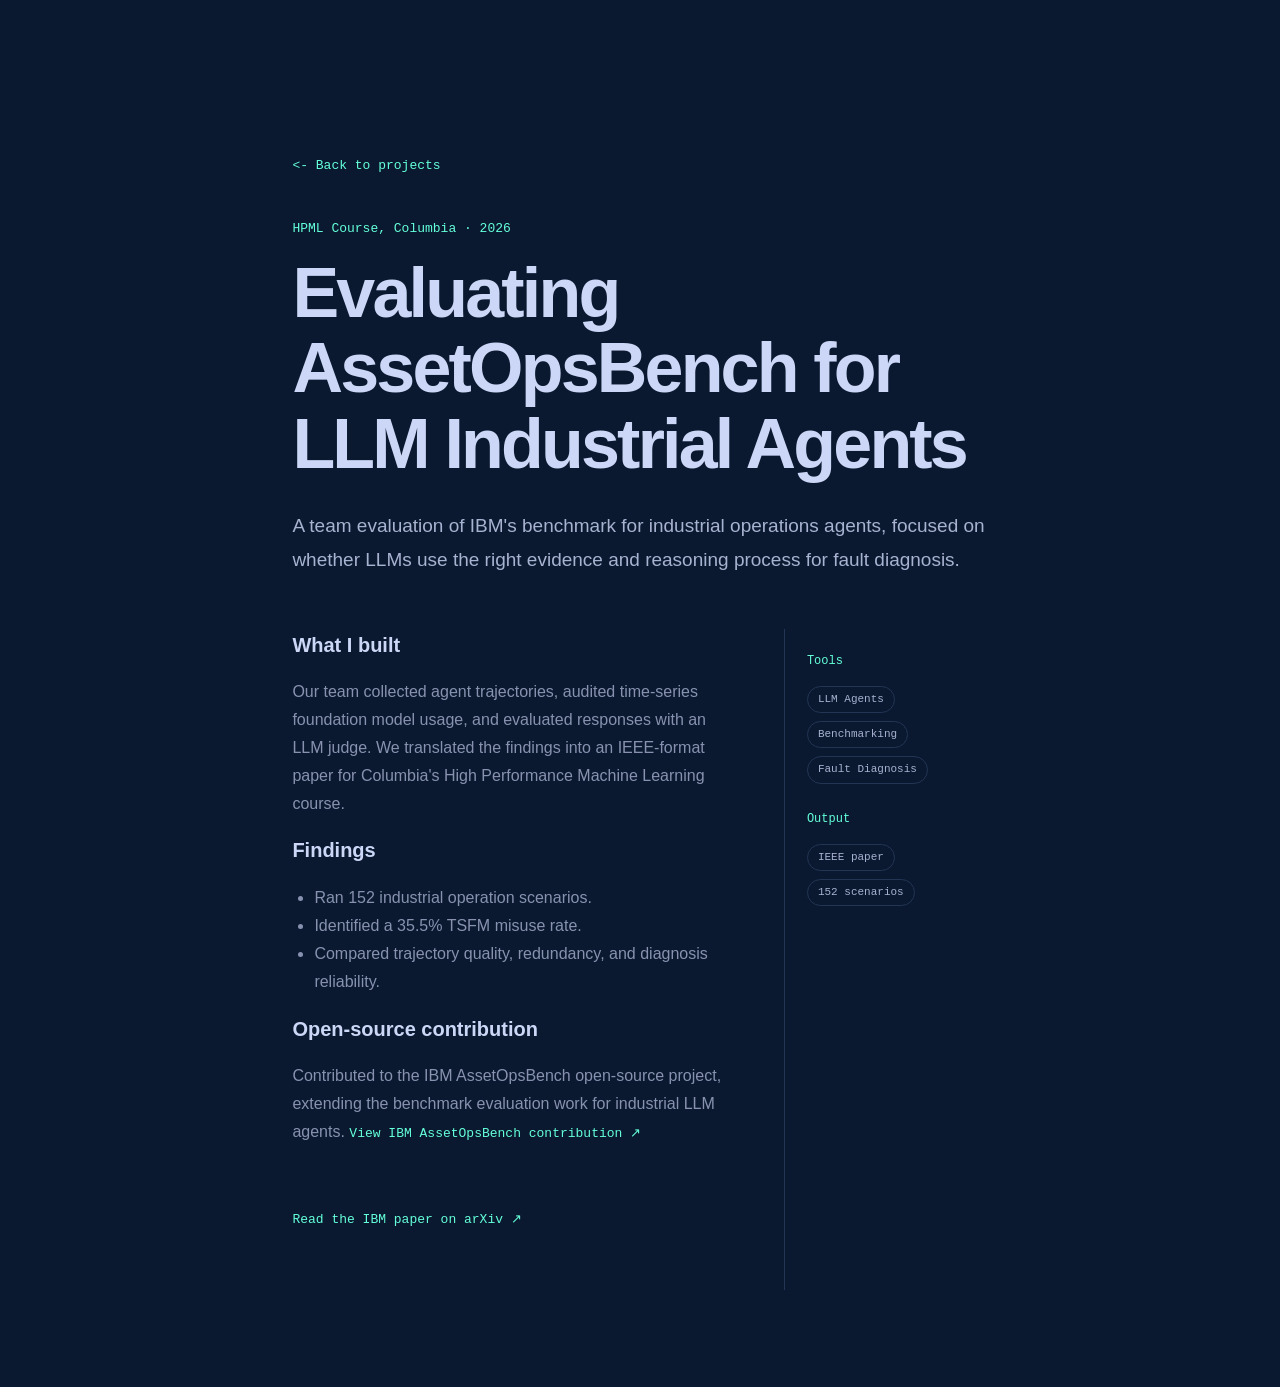
<file: project-assetopsbench.html>
<!DOCTYPE html>
<html lang="en">
<head>
<meta charset="UTF-8">
<meta name="viewport" content="width=device-width, initial-scale=1.0">
<title>AssetOpsBench Evaluation | Sanskruti Shejwal</title>
<link rel="stylesheet" href="style.css">
</head>
<body>
<main class="detail-page">
  <a class="back-link" href="index.html#research">&lt;- Back to projects</a>
  <p class="detail-tag">HPML Course, Columbia · 2026</p>
  <h1>Evaluating AssetOpsBench for LLM Industrial Agents</h1>
  <p class="detail-intro">A team evaluation of IBM's benchmark for industrial operations agents, focused on whether LLMs use the right evidence and reasoning process for fault diagnosis.</p>
  <div class="detail-layout"><div><h2>What I built</h2><p>Our team collected agent trajectories, audited time-series foundation model usage, and evaluated responses with an LLM judge. We translated the findings into an IEEE-format paper for Columbia's High Performance Machine Learning course.</p><h2>Findings</h2><ul><li>Ran 152 industrial operation scenarios.</li><li>Identified a 35.5% TSFM misuse rate.</li><li>Compared trajectory quality, redundancy, and diagnosis reliability.</li></ul><h2>Open-source contribution</h2><p>Contributed to the IBM AssetOpsBench open-source project, extending the benchmark evaluation work for industrial LLM agents. <a class="back-link" href="https://github.com/IBM/AssetOpsBench/pull/307" target="_blank" rel="noopener">View IBM AssetOpsBench contribution ↗</a></p><p><a class="back-link" href="https://arxiv.org/abs/2606.19704" target="_blank" rel="noopener">Read the IBM paper on arXiv ↗</a></p></div><aside class="detail-meta"><p>Tools</p><div class="chip-row"><span class="chip">LLM Agents</span><span class="chip">Benchmarking</span><span class="chip">Fault Diagnosis</span></div><p>Output</p><div class="chip-row"><span class="chip">IEEE paper</span><span class="chip">152 scenarios</span></div></aside></div>
</main>
</body>
</html>
</file>
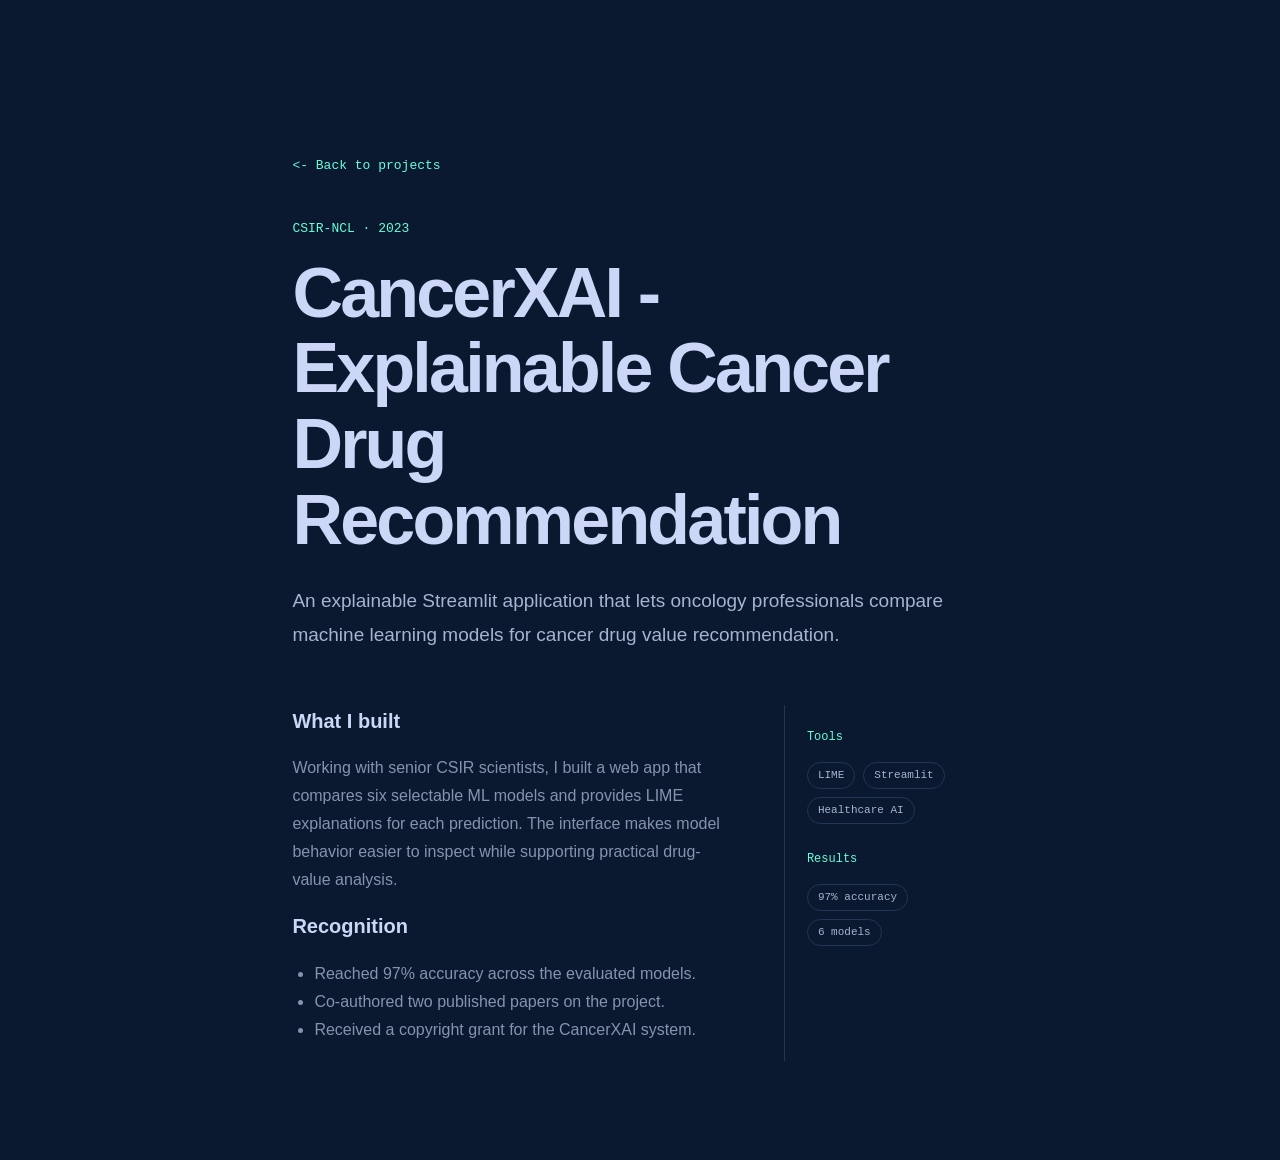
<file: project-cancerxai.html>
<!DOCTYPE html>
<html lang="en">
<head>
<meta charset="UTF-8">
<meta name="viewport" content="width=device-width, initial-scale=1.0">
<title>CancerXAI | Sanskruti Shejwal</title>
<link rel="stylesheet" href="style.css">
</head>
<body>
<main class="detail-page">
  <a class="back-link" href="index.html#research">&lt;- Back to projects</a>
  <p class="detail-tag">CSIR-NCL · 2023</p>
  <h1>CancerXAI - Explainable Cancer Drug Recommendation</h1>
  <p class="detail-intro">An explainable Streamlit application that lets oncology professionals compare machine learning models for cancer drug value recommendation.</p>
  <div class="detail-layout"><div><h2>What I built</h2><p>Working with senior CSIR scientists, I built a web app that compares six selectable ML models and provides LIME explanations for each prediction. The interface makes model behavior easier to inspect while supporting practical drug-value analysis.</p><h2>Recognition</h2><ul><li>Reached 97% accuracy across the evaluated models.</li><li>Co-authored two published papers on the project.</li><li>Received a copyright grant for the CancerXAI system.</li></ul></div><aside class="detail-meta"><p>Tools</p><div class="chip-row"><span class="chip">LIME</span><span class="chip">Streamlit</span><span class="chip">Healthcare AI</span></div><p>Results</p><div class="chip-row"><span class="chip">97% accuracy</span><span class="chip">6 models</span></div></aside></div>
</main>
</body>
</html>
</file>
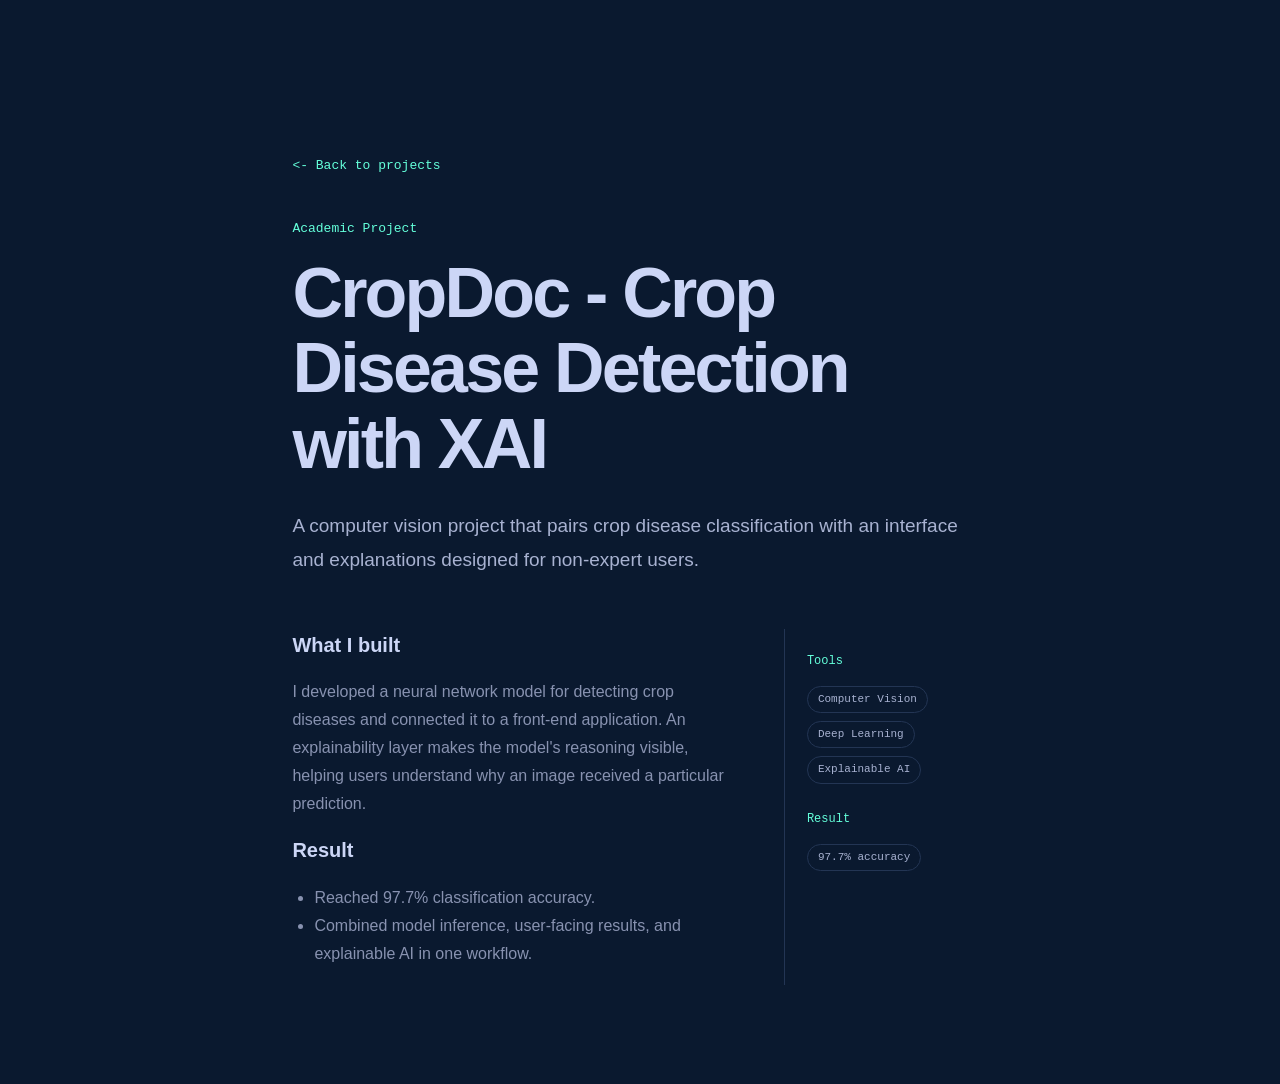
<file: project-cropdoc.html>
<!DOCTYPE html>
<html lang="en">
<head>
<meta charset="UTF-8">
<meta name="viewport" content="width=device-width, initial-scale=1.0">
<title>CropDoc | Sanskruti Shejwal</title>
<link rel="stylesheet" href="style.css">
</head>
<body>
<main class="detail-page">
  <a class="back-link" href="index.html#research">&lt;- Back to projects</a>
  <p class="detail-tag">Academic Project</p>
  <h1>CropDoc - Crop Disease Detection with XAI</h1>
  <p class="detail-intro">A computer vision project that pairs crop disease classification with an interface and explanations designed for non-expert users.</p>
  <div class="detail-layout"><div><h2>What I built</h2><p>I developed a neural network model for detecting crop diseases and connected it to a front-end application. An explainability layer makes the model's reasoning visible, helping users understand why an image received a particular prediction.</p><h2>Result</h2><ul><li>Reached 97.7% classification accuracy.</li><li>Combined model inference, user-facing results, and explainable AI in one workflow.</li></ul></div><aside class="detail-meta"><p>Tools</p><div class="chip-row"><span class="chip">Computer Vision</span><span class="chip">Deep Learning</span><span class="chip">Explainable AI</span></div><p>Result</p><div class="chip-row"><span class="chip">97.7% accuracy</span></div></aside></div>
</main>
</body>
</html>
</file>
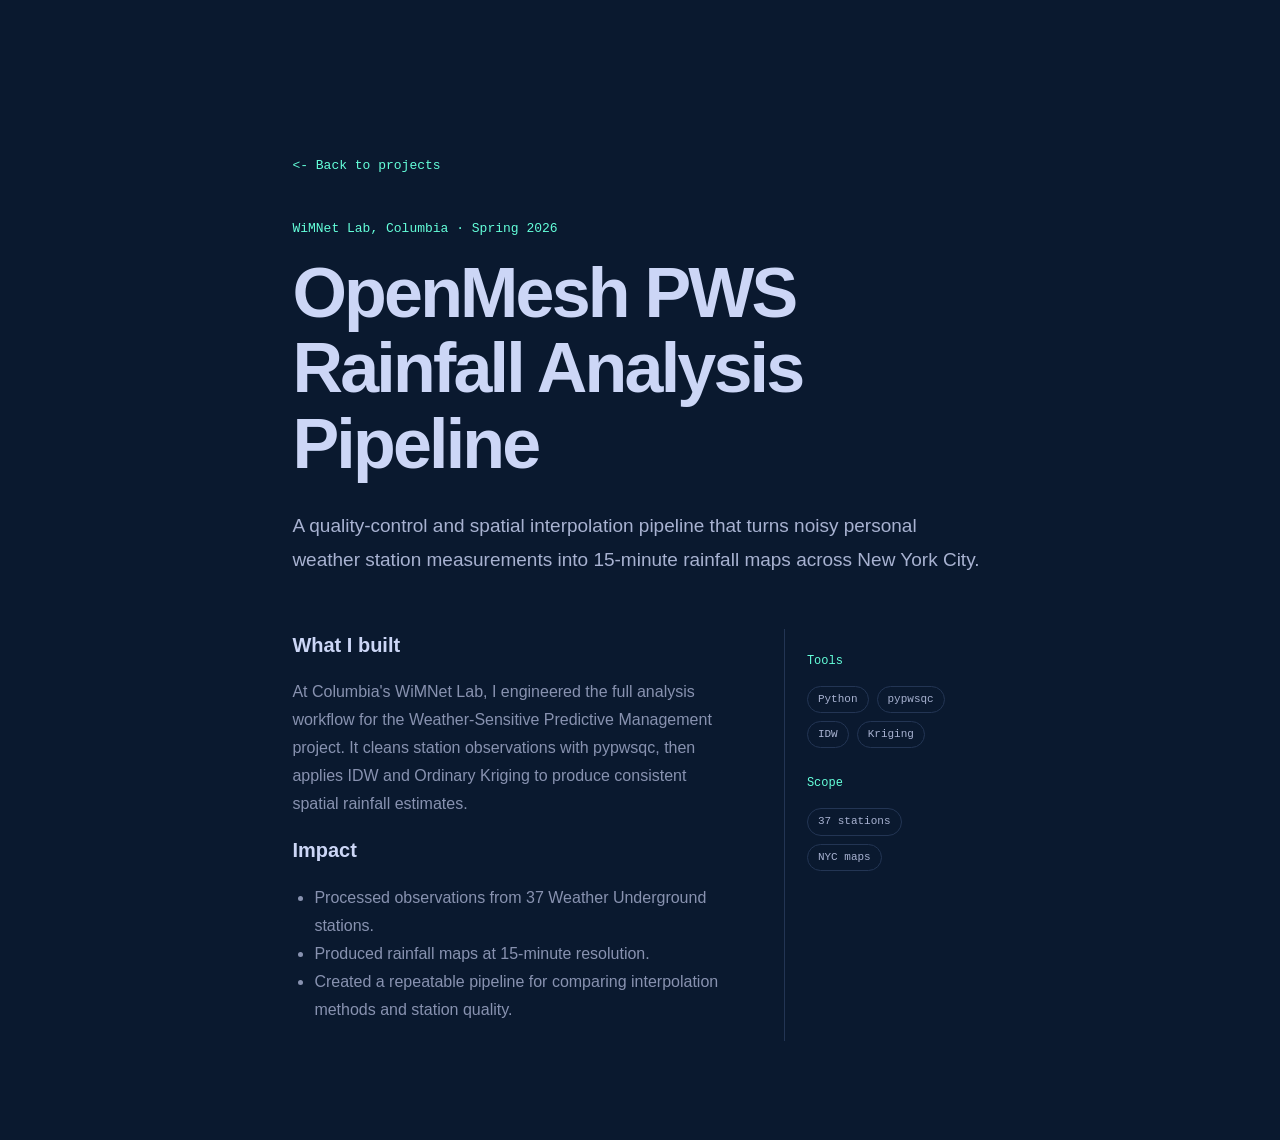
<file: project-openmesh.html>
<!DOCTYPE html>
<html lang="en">
<head>
<meta charset="UTF-8">
<meta name="viewport" content="width=device-width, initial-scale=1.0">
<title>OpenMesh Rainfall Analysis | Sanskruti Shejwal</title>
<link rel="stylesheet" href="style.css">
</head>
<body>
<main class="detail-page">
  <a class="back-link" href="index.html#research">&lt;- Back to projects</a>
  <p class="detail-tag">WiMNet Lab, Columbia · Spring 2026</p>
  <h1>OpenMesh PWS Rainfall Analysis Pipeline</h1>
  <p class="detail-intro">A quality-control and spatial interpolation pipeline that turns noisy personal weather station measurements into 15-minute rainfall maps across New York City.</p>
  <div class="detail-layout"><div><h2>What I built</h2><p>At Columbia's WiMNet Lab, I engineered the full analysis workflow for the Weather-Sensitive Predictive Management project. It cleans station observations with pypwsqc, then applies IDW and Ordinary Kriging to produce consistent spatial rainfall estimates.</p><h2>Impact</h2><ul><li>Processed observations from 37 Weather Underground stations.</li><li>Produced rainfall maps at 15-minute resolution.</li><li>Created a repeatable pipeline for comparing interpolation methods and station quality.</li></ul></div><aside class="detail-meta"><p>Tools</p><div class="chip-row"><span class="chip">Python</span><span class="chip">pypwsqc</span><span class="chip">IDW</span><span class="chip">Kriging</span></div><p>Scope</p><div class="chip-row"><span class="chip">37 stations</span><span class="chip">NYC maps</span></div></aside></div>
</main>
</body>
</html>
</file>
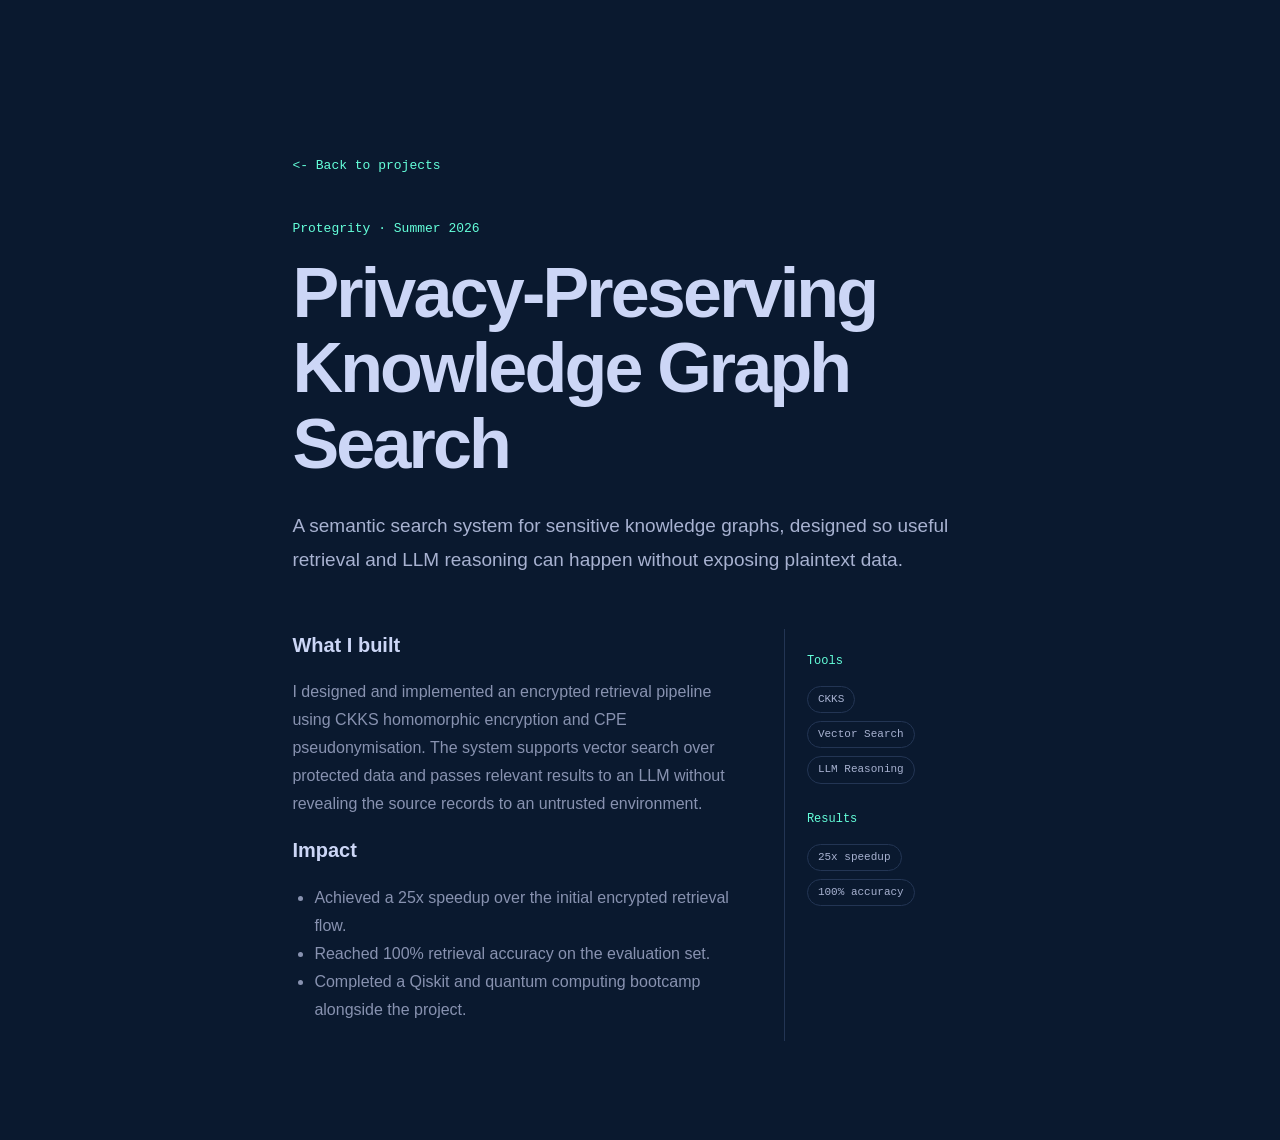
<file: project-protegrity.html>
<!DOCTYPE html>
<html lang="en">
<head>
<meta charset="UTF-8">
<meta name="viewport" content="width=device-width, initial-scale=1.0">
<title>Privacy-Preserving Knowledge Graph Search | Sanskruti Shejwal</title>
<link rel="stylesheet" href="style.css">
</head>
<body>
<main class="detail-page">
  <a class="back-link" href="index.html#research">&lt;- Back to projects</a>
  <p class="detail-tag">Protegrity · Summer 2026</p>
  <h1>Privacy-Preserving Knowledge Graph Search</h1>
  <p class="detail-intro">A semantic search system for sensitive knowledge graphs, designed so useful retrieval and LLM reasoning can happen without exposing plaintext data.</p>
  <div class="detail-layout"><div><h2>What I built</h2><p>I designed and implemented an encrypted retrieval pipeline using CKKS homomorphic encryption and CPE pseudonymisation. The system supports vector search over protected data and passes relevant results to an LLM without revealing the source records to an untrusted environment.</p><h2>Impact</h2><ul><li>Achieved a 25x speedup over the initial encrypted retrieval flow.</li><li>Reached 100% retrieval accuracy on the evaluation set.</li><li>Completed a Qiskit and quantum computing bootcamp alongside the project.</li></ul></div><aside class="detail-meta"><p>Tools</p><div class="chip-row"><span class="chip">CKKS</span><span class="chip">Vector Search</span><span class="chip">LLM Reasoning</span></div><p>Results</p><div class="chip-row"><span class="chip">25x speedup</span><span class="chip">100% accuracy</span></div></aside></div>
</main>
</body>
</html>
</file>
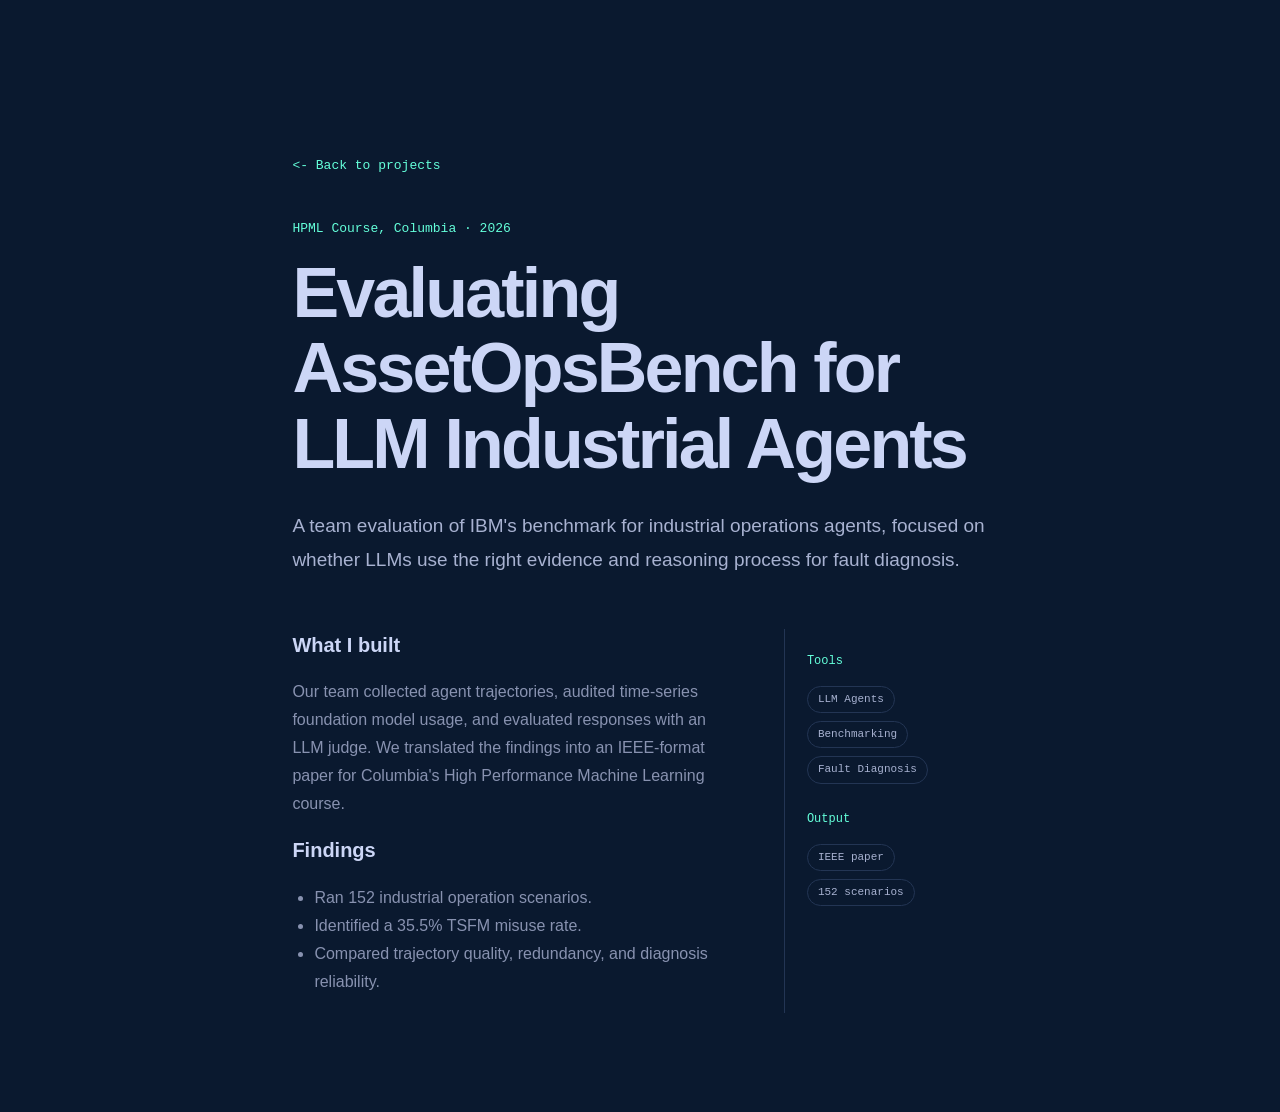
<file: claude 2/project-assetopsbench.html>
<!DOCTYPE html>
<html lang="en">
<head>
<meta charset="UTF-8">
<meta name="viewport" content="width=device-width, initial-scale=1.0">
<title>AssetOpsBench Evaluation | Sanskruti Shejwal</title>
<link rel="stylesheet" href="style.css">
</head>
<body>
<main class="detail-page">
  <a class="back-link" href="index.html#research">&lt;- Back to projects</a>
  <p class="detail-tag">HPML Course, Columbia · 2026</p>
  <h1>Evaluating AssetOpsBench for LLM Industrial Agents</h1>
  <p class="detail-intro">A team evaluation of IBM's benchmark for industrial operations agents, focused on whether LLMs use the right evidence and reasoning process for fault diagnosis.</p>
  <div class="detail-layout"><div><h2>What I built</h2><p>Our team collected agent trajectories, audited time-series foundation model usage, and evaluated responses with an LLM judge. We translated the findings into an IEEE-format paper for Columbia's High Performance Machine Learning course.</p><h2>Findings</h2><ul><li>Ran 152 industrial operation scenarios.</li><li>Identified a 35.5% TSFM misuse rate.</li><li>Compared trajectory quality, redundancy, and diagnosis reliability.</li></ul></div><aside class="detail-meta"><p>Tools</p><div class="chip-row"><span class="chip">LLM Agents</span><span class="chip">Benchmarking</span><span class="chip">Fault Diagnosis</span></div><p>Output</p><div class="chip-row"><span class="chip">IEEE paper</span><span class="chip">152 scenarios</span></div></aside></div>
</main>
</body>
</html>
</file>
<file: style.css>
/* ============================================
   Tokens
   ============================================ */
:root {
  --navy: #0a192f;
  --light-navy: #112240;
  --lightest-navy: #233554;
  --slate: #8892b0;
  --light-slate: #a8b2d1;
  --lightest-slate: #ccd6f6;
  --white: #e6f1ff;
  --green: #64ffda;

  --font-body: "Inter", -apple-system, BlinkMacSystemFont, sans-serif;
  --font-mono: "JetBrains Mono", "SFMono-Regular", Menlo, monospace;

  --gutter: clamp(24px, 8vw, 150px);
  --header-h: 72px;
}

* { box-sizing: border-box; }
html { scroll-behavior: smooth; }

@media (prefers-reduced-motion: reduce) {
  html { scroll-behavior: auto; }
  * { animation-duration: 0.001ms !important; transition-duration: 0.001ms !important; }
}

body {
  margin: 0;
  background: var(--navy);
  color: var(--slate);
  font-family: var(--font-body);
  font-size: 17px;
  line-height: 1.65;
  -webkit-font-smoothing: antialiased;
}

.mono { font-family: var(--font-mono); font-size: 0.82em; }
a { color: inherit; text-decoration: none; }
strong { color: var(--lightest-slate); font-weight: 600; }
h1, h2, h3, h4 { color: var(--lightest-slate); font-weight: 600; margin: 0; }

.skip-link {
  position: absolute; left: -999px; top: 0;
  background: var(--green); color: var(--navy);
  padding: 10px 16px; z-index: 300;
}
.skip-link:focus { left: 8px; top: 8px; }

/* ============================================
   Top nav
   ============================================ */
.site-header {
  position: fixed;
  top: 0; left: 0; right: 0;
  height: var(--header-h);
  display: flex;
  align-items: center;
  justify-content: space-between;
  padding: 0 var(--gutter);
  background: rgba(10, 25, 47, 0.85);
  backdrop-filter: blur(8px);
  z-index: 200;
  border-bottom: 1px solid transparent;
}
.logo {
  font-family: var(--font-mono);
  color: var(--green);
  font-size: 12px;
  height: 38px;
  display: flex; align-items: center; justify-content: center;
  border-radius: 6px;
}
.site-header nav { display: flex; align-items: center; gap: 32px; }
.nav-list { list-style: none; display: flex; gap: 28px; margin: 0; padding: 0; }
.nav-link {
  color: var(--light-slate);
  font-size: 13px;
  transition: color 0.2s ease;
}
.nav-link .mono { color: var(--green); margin-right: 4px; }
.nav-link:hover, .nav-link.active { color: var(--green); }
.resume-btn {
  font-family: var(--font-mono);
  font-size: 13px;
  color: var(--green);
  border: 1px solid var(--green);
  padding: 10px 16px;
  border-radius: 4px;
  transition: background 0.2s ease;
}
.resume-btn:hover { background: rgba(100, 255, 218, 0.1); }

.nav-toggle {
  display: none;
  position: fixed; top: 16px; right: 18px; z-index: 300;
  width: 42px; height: 42px; border-radius: 8px;
  border: 1px solid var(--lightest-navy);
  background: var(--light-navy);
  align-items: center; justify-content: center;
  flex-direction: column; gap: 5px; cursor: pointer;
}
.nav-toggle span { display: block; width: 18px; height: 1.5px; background: var(--green); transition: transform 0.25s ease, opacity 0.25s ease; }
.nav-toggle[aria-expanded="true"] span:nth-child(1) { transform: translateY(6.5px) rotate(45deg); }
.nav-toggle[aria-expanded="true"] span:nth-child(2) { opacity: 0; }
.nav-toggle[aria-expanded="true"] span:nth-child(3) { transform: translateY(-6.5px) rotate(-45deg); }

/* ============================================
   Side rails
   ============================================ */
.side {
  position: fixed;
  top: calc(var(--header-h) + 20px);
  left: 40px;
  z-index: 50;
  display: flex;
  flex-direction: column;
  align-items: center;
  color: var(--light-slate);
}
.side::after { content: ""; display: block; width: 1px; height: 90px; background: var(--light-slate); }
.side-icons { list-style: none; margin: 0 0 20px; padding: 0; display: flex; flex-direction: column; gap: 18px; }
.side-icons a { color: var(--light-slate); transition: color 0.2s ease, transform 0.2s ease; display: block; }
.side-icons a:hover { color: var(--green); transform: translateY(-3px); }
.scholar-mark { display: inline-block; font-family: var(--font-mono); font-size: 15px; font-weight: 700; letter-spacing: -0.08em; }
.scholar-mark span { color: var(--green); }

/* ============================================
   Layout
   ============================================ */
main {
  padding: 0 var(--gutter);
  max-width: 1440px;
  margin: 0 auto;
}

.section { padding: 100px 0 20px; scroll-margin-top: var(--header-h); }
.section-heading {
  display: flex;
  align-items: center;
  gap: 16px;
  font-size: 26px;
  white-space: nowrap;
  margin-bottom: 40px;
}
.section-heading .num { color: var(--green); font-size: 18px; }
.section-heading .rule { flex: 1; height: 1px; background: var(--lightest-navy); margin-left: 10px; }

.reveal { opacity: 0; transform: translateY(16px); transition: opacity 0.6s ease, transform 0.6s ease; }
.reveal.in-view { opacity: 1; transform: translateY(0); }
.reveal > * { opacity: 0; transform: translateY(14px); transition: opacity .55s ease, transform .55s ease; }
.reveal.in-view > * { opacity: 1; transform: translateY(0); }
.reveal.in-view > *:nth-child(2) { transition-delay: .08s; }
.reveal.in-view > *:nth-child(3) { transition-delay: .16s; }
.reveal.in-view > *:nth-child(4) { transition-delay: .24s; }
.reveal.in-view > *:nth-child(5) { transition-delay: .32s; }

/* ============================================
   Hero
   ============================================ */
.hero {
  min-height: 100vh;
  position: relative;
  display: flex;
  flex-direction: column;
  justify-content: center;
  padding: calc(var(--header-h) + 55px) 0 70px;
}
.hero-grid { display: grid; grid-template-columns: minmax(360px, 1fr) minmax(480px, 1.35fr); align-items: center; gap: clamp(50px, 8vw, 130px); transform: translateY(var(--hero-shift, 0px)); will-change: transform; }
.portrait-wrap { position: relative; min-height: 440px; display: grid; place-items: center; }
.portrait-canvas { display: block; width: min(100%, 500px); aspect-ratio: 1 / 1; cursor: crosshair; }
.hero-copy { padding-bottom: 12px; }
.hero-greeting { color: var(--green); font-size: 16px; margin: 0 0 20px; }
.hero-name {
  font-size: clamp(40px, 8vw, 68px);
  line-height: 1.1;
  margin: 0 0 34px;
  color: var(--lightest-slate);
  letter-spacing: -0.055em;
  white-space: nowrap;
}
.hero-name span { color: inherit; }
.hero-name .typing-name { color: var(--green); }
.cursor { display: inline-block; width: .07em; height: .82em; margin-left: .13em; vertical-align: -.04em; background: var(--green); animation: blink 1s steps(1) infinite; }
@keyframes blink { 50% { opacity: 0; } }
.hero-desc { max-width: 65ch; font-size: 19px; line-height: 2.1; margin: 0 0 40px; }
.cta-btn {
  display: inline-flex;
  align-items: center;
  gap: 12px;
  font-family: var(--font-mono);
  font-size: 14px;
  color: var(--green);
  border: 1px solid var(--green);
  padding: 16px 28px;
  border-radius: 4px;
  transition: background 0.2s ease, transform 0.2s ease;
}
.mail-icon { font-family: var(--font-body); font-size: 22px; line-height: 1; }
.sr-only { position: absolute; width: 1px; height: 1px; padding: 0; margin: -1px; overflow: hidden; clip: rect(0, 0, 0, 0); white-space: nowrap; border: 0; }
.cta-btn:hover { background: rgba(100, 255, 218, 0.1); transform: translateY(-2px); }
.project-card, .entry, .personal-item, .recognition-item { will-change: transform; }
.project-card:hover { transform: translateY(-7px) scale(1.005); }

@media (prefers-reduced-motion: reduce) {
  .reveal > *, .reveal.in-view > * { transition-delay: 0s; transform: none; }
  .hero-grid { transform: none !important; }
}

/* ============================================
   About
   ============================================ */
.about-grid { display: grid; grid-template-columns: 3fr 2fr; gap: 50px; align-items: start; }
.about-text p { margin: 0 0 18px; max-width: 60ch; }
.tech-list {
  display: grid;
  grid-template-columns: repeat(2, minmax(140px, 1fr));
  gap: 8px 0;
  list-style: none;
  padding: 0; margin: 0;
  max-width: 400px;
}
.tech-list li { position: relative; padding-left: 20px; font-size: 13px; color: var(--light-slate); }
.tech-list li::before { content: "▹"; position: absolute; left: 0; color: var(--green); }

.code-card {
  background: var(--light-navy);
  border-radius: 8px;
  padding: 20px 22px;
  border: 1px solid var(--lightest-navy);
}
.code-dots { display: flex; gap: 6px; margin-bottom: 14px; }
.code-dots span { width: 10px; height: 10px; border-radius: 50%; background: var(--lightest-navy); display: block; }
.code-card pre { margin: 0; font-size: 12.5px; line-height: 1.7; color: var(--light-slate); white-space: pre-wrap; }
.c-key { color: #c792ea; }
.c-var { color: var(--lightest-slate); }
.c-prop { color: #7ec4de; }
.c-str { color: var(--green); }
.c-num { color: #f78c6c; }

/* ============================================
   Experience tabs
   ============================================ */
.tabs { display: flex; gap: 0; min-height: 260px; }
.tab-list {
  display: flex;
  flex-direction: column;
  border-left: 2px solid var(--lightest-navy);
  min-width: 180px;
}
.tab-btn {
  text-align: left;
  background: none;
  border: none;
  border-left: 2px solid transparent;
  margin-left: -2px;
  color: var(--slate);
  padding: 14px 20px;
  font-size: 13px;
  cursor: pointer;
  transition: background 0.2s ease, color 0.2s ease;
  white-space: nowrap;
}
.tab-btn:hover { background: rgba(100, 255, 218, 0.06); color: var(--green); }
.tab-btn.active { color: var(--green); border-left-color: var(--green); background: rgba(100, 255, 218, 0.06); }

.tab-panels { padding: 6px 0 0 30px; flex: 1; }
.tab-panel { display: none; }
.tab-panel.active { display: block; }
.tab-panel h3 { font-size: 20px; margin-bottom: 4px; }
.tab-co { color: var(--green); font-weight: 400; }
.tab-date { color: var(--light-slate); margin: 0 0 18px; }
.tab-panel ul { margin: 0; padding: 0; list-style: none; }
.tab-panel li { position: relative; padding-left: 24px; margin-bottom: 14px; font-size: 15px; }
.tab-panel li::before { content: "▹"; position: absolute; left: 0; color: var(--green); }
.tab-panel code {
  font-family: var(--font-mono); font-size: 0.85em;
  background: var(--light-navy); padding: 1px 6px; border-radius: 4px;
}

/* ============================================
   Work / Projects
   ============================================ */
.section-title { display: flex; align-items: baseline; gap: 14px; color: var(--lightest-slate); font-size: 28px; margin: 0 0 38px; }
.section-title .mono { color: var(--green); font-size: 16px; }
.project-grid { display: grid; grid-template-columns: repeat(2, minmax(0, 1fr)); gap: 22px; }
.project-card { position: relative; display: flex; flex-direction: column; min-height: 340px; padding: 28px; background: var(--light-navy); border: 1px solid transparent; border-radius: 6px; color: var(--slate); transition: border-color .2s ease, transform .2s ease, box-shadow .2s ease; }
.project-card:hover, .project-card:focus-visible { border-color: var(--green); transform: translateY(-5px); box-shadow: 0 14px 32px -20px rgba(100, 255, 218, .8); }
.project-card:focus-visible { outline: 2px solid var(--green); outline-offset: 4px; }
.project-image { display: grid; place-items: center; min-height: 150px; margin: -28px -28px 24px; overflow: hidden; background: linear-gradient(135deg, rgba(100, 255, 218, .08), rgba(35, 53, 84, .65)); border-bottom: 1px solid var(--lightest-navy); color: var(--slate); text-align: center; }
.project-image img { width: 100%; height: 100%; min-height: 150px; object-fit: cover; }
.project-image span { padding: 20px; font-family: var(--font-mono); font-size: 11px; line-height: 1.6; }
.project-card h3 { color: var(--lightest-slate); font-size: 21px; line-height: 1.3; margin: 0 0 15px; }
.project-card > p:not(.project-tag) { font-size: 15px; line-height: 1.65; margin: 0 0 20px; }
.project-tag { color: var(--green); font-size: 12px; margin: 0 0 12px; }
.project-stats { display: flex; flex-wrap: wrap; gap: 10px 24px; list-style: none; padding: 0; margin: auto 0 20px; color: var(--light-slate); font-family: var(--font-mono); font-size: 12px; }
.project-stats strong { color: var(--green); font-size: 18px; }
.chip-row { display: flex; flex-wrap: wrap; gap: 8px; }
.chip { display: inline-flex; align-items: center; padding: 6px 10px; border: 1px solid var(--lightest-navy); border-radius: 999px; color: var(--light-slate); font-family: var(--font-mono); font-size: 11px; line-height: 1.2; }
.project-link { margin-top: 18px; color: var(--green); font-family: var(--font-mono); font-size: 11px; }
.project-actions { display: flex; flex-wrap: wrap; gap: 8px 16px; margin-top: 18px; }
.project-actions a { color: var(--green); font-family: var(--font-mono); font-size: 11px; }
.project-actions a:hover { color: var(--lightest-slate); }
.project-actions .project-details { position: absolute; top: 28px; right: 28px; }
.skills-grid { display: grid; grid-template-columns: repeat(2, minmax(0, 1fr)); gap: 28px 50px; }
.skill-label { color: var(--green); font-size: 12px; margin: 0 0 12px; }
.detail-page { max-width: 900px; margin: 0 auto; padding: 150px var(--gutter) 100px; }
.back-link { display: inline-block; color: var(--green); font-family: var(--font-mono); font-size: 13px; margin-bottom: 42px; }
.detail-tag { color: var(--green); font-family: var(--font-mono); font-size: 13px; margin: 0 0 16px; }
.detail-page h1 { font-size: clamp(38px, 6vw, 70px); line-height: 1.08; letter-spacing: -0.04em; margin-bottom: 26px; }
.detail-intro { max-width: 68ch; color: var(--light-slate); font-size: 19px; line-height: 1.8; margin-bottom: 52px; }
.detail-layout { display: grid; grid-template-columns: minmax(0, 1.5fr) minmax(190px, .7fr); gap: 55px; }
.detail-layout h2 { color: var(--lightest-slate); font-size: 20px; margin: 0 0 16px; }
.detail-layout p, .detail-layout li { font-size: 16px; line-height: 1.75; }
.detail-layout ul { padding-left: 22px; }
.detail-meta { padding: 22px; border-left: 1px solid var(--lightest-navy); }
.detail-meta p { color: var(--green); font-family: var(--font-mono); font-size: 12px; margin: 0 0 14px; }
.detail-meta .chip-row { margin-bottom: 25px; }
.entry { padding: 24px 0; border-top: 1px solid var(--lightest-navy); }
.entry:last-child { border-bottom: 1px solid var(--lightest-navy); }
#education .entry:first-of-type { border-top: 0; }
#education .entry:last-of-type { border-bottom: 0; }
.entry-head { display: flex; justify-content: space-between; align-items: baseline; gap: 24px; }
.entry h3 { color: var(--lightest-slate); font-size: 20px; margin: 0 0 5px; }
.entry-org { color: var(--green); margin: 0; font-size: 15px; }
.entry-date { color: var(--light-slate); margin: 0; white-space: nowrap; }
.entry-note { max-width: 82ch; color: var(--light-slate); font-size: 14px; margin: 15px 0 0; }
.recognition-list { border-top: 1px solid var(--lightest-navy); }
.recognition-section .recognition-list { border-top: 0; }
.recognition-item { display: grid; grid-template-columns: 50px 1fr; gap: 18px; padding: 24px 0; border-bottom: 1px solid var(--lightest-navy); }
.recognition-section .recognition-item:last-child { border-bottom: 0; }
.recognition-index { color: var(--green); font-size: 12px; }
.recognition-kicker { color: var(--green); font-size: 11px; margin: 0 0 8px; }
.recognition-item h3 { color: var(--lightest-slate); font-size: 19px; margin: 0 0 7px; }
.recognition-item h3 a { color: inherit; transition: color .2s ease; }
.recognition-item h3 a:hover { color: var(--green); }
.recognition-item p { font-size: 15px; margin: 0; }
.personal-section { border-top: 1px solid var(--lightest-navy); }
.recognition-section + .personal-section { border-top: 0; }
.section-label { color: var(--green); font-family: var(--font-mono); font-size: 12px; letter-spacing: .08em; text-transform: uppercase; margin-bottom: 34px; }
.section-label span { margin-right: 12px; }
.personal-grid { display: grid; grid-template-columns: minmax(260px, .9fr) minmax(0, 1.4fr); gap: 70px; }
.personal-grid h2 { color: var(--lightest-slate); font-size: clamp(34px, 4vw, 56px); line-height: 1.12; letter-spacing: -0.04em; }
.personal-grid .muted { color: var(--slate); }
.personal-items { border-top: 0; }
.personal-item { display: grid; grid-template-columns: 45px 1fr; gap: 18px; padding: 22px 0; border-bottom: 1px solid var(--lightest-navy); }
.personal-item:last-child { border-bottom: 0; }
.personal-item > span { color: var(--green); font-family: var(--font-mono); font-size: 12px; }
.personal-item h3 { font-size: 19px; margin: 0 0 6px; }
.personal-item p { font-size: 15px; margin: 0; }
.contact-eyebrow { color: var(--green); font-family: var(--font-mono); font-size: 12px; letter-spacing: .08em; text-transform: uppercase; margin-bottom: 22px; }
.contact-section h2 { color: var(--lightest-slate); font-size: clamp(36px, 5vw, 64px); line-height: 1.1; letter-spacing: -0.04em; margin-bottom: 24px; }
.contact-section .accent { color: var(--green); }
.contact-section > p { max-width: 52ch; margin: 0 auto 32px; }
.contact-links { display: flex; justify-content: center; flex-wrap: wrap; gap: 24px; }
.contact-link { color: var(--green); font-family: var(--font-mono); font-size: 13px; border-bottom: 1px solid var(--green); padding-bottom: 4px; }
.featured-list { display: flex; flex-direction: column; gap: 70px; margin-bottom: 90px; }
.featured { display: flex; }
.featured-content { max-width: 620px; }
.featured-alt .featured-content { margin-left: auto; text-align: right; }
.featured-alt .tech-tags { justify-content: flex-end; }
.overline { color: var(--green); font-size: 13px; margin: 0 0 8px; }
.featured h3 { font-size: 24px; margin-bottom: 18px; }
.featured-card {
  background: var(--light-navy);
  border-radius: 6px;
  padding: 22px 26px;
  box-shadow: 0 10px 30px -15px rgba(2, 12, 27, 0.7);
}
.featured-card p { margin: 0; font-size: 15px; }
.tech-tags {
  list-style: none; display: flex; flex-wrap: wrap; gap: 14px 18px;
  padding: 0; margin: 18px 0 12px; color: var(--light-slate); font-size: 12px;
}
.tech-tags.small { gap: 10px 14px; margin-top: auto; }
.featured-stats { color: var(--light-slate); font-size: 12.5px; margin: 0; }

.other-heading { color: var(--lightest-slate); font-size: 20px; text-align: center; margin: 0 0 40px; }
.other-grid { display: grid; grid-template-columns: repeat(2, 1fr); gap: 24px; }
.other-card {
  background: var(--light-navy);
  border-radius: 6px;
  padding: 26px;
  display: flex;
  flex-direction: column;
  transition: transform 0.2s ease;
}
.other-card:hover { transform: translateY(-5px); }
.other-card-top { display: flex; justify-content: space-between; align-items: center; margin-bottom: 24px; color: var(--green); }
.other-card h4 { font-size: 18px; margin-bottom: 10px; }
.other-card p { font-size: 14px; margin: 0 0 16px; flex: 1; }

/* ============================================
   Contact
   ============================================ */
.contact-section { text-align: center; max-width: 640px; margin: 0 auto; padding-bottom: 140px; }
.overline.center { display: block; }
.contact-heading { font-size: clamp(32px, 6vw, 48px); margin-bottom: 24px; }
.contact-desc { margin: 0 auto 40px; }

/* ============================================
   Footer
   ============================================ */
.site-footer {
  padding: 30px var(--gutter) 40px;
  text-align: center;
  color: var(--light-slate);
}
.footer-icons { list-style: none; display: flex; justify-content: center; gap: 20px; padding: 0; margin: 0 0 16px; }
.footer-icons a { color: var(--light-slate); transition: color 0.2s ease; }
.footer-icons a:hover { color: var(--green); }
.footer-credit { font-size: 11px; margin: 0; }

/* ============================================
   Responsive
   ============================================ */
@media (max-width: 900px) {
  .project-grid, .skills-grid { grid-template-columns: 1fr; }
  .hero-grid { grid-template-columns: 1fr; gap: 20px; }
  .portrait-wrap { min-height: 340px; order: 2; }
  .hero-copy { order: 1; }
  .hero-name { white-space: normal; }
  .about-grid { grid-template-columns: 1fr; }
  .about-panel { order: -1; max-width: 480px; }
  .other-grid { grid-template-columns: 1fr; }
  .featured-content, .featured-alt .featured-content { max-width: 100%; text-align: left; margin-left: 0; }
  .featured-alt .tech-tags { justify-content: flex-start; }
  .detail-layout { grid-template-columns: 1fr; gap: 24px; }
  .detail-meta { border-left: 0; border-top: 1px solid var(--lightest-navy); padding: 24px 0 0; }
  .personal-grid { grid-template-columns: 1fr; gap: 30px; }
  .entry-head { align-items: flex-start; flex-direction: column; gap: 8px; }
}

@media (max-width: 760px) {
  :root { --gutter: 24px; }
  .nav-toggle { display: flex; }
  .site-header nav { position: fixed; top: 0; right: 0; height: 100vh; width: min(280px, 80vw);
    background: var(--light-navy); flex-direction: column; align-items: flex-start;
    padding: 100px 32px; gap: 40px; transform: translateX(100%); transition: transform 0.3s ease;
    box-shadow: -10px 0 40px rgba(0,0,0,0.4); }
  .site-header nav.open { transform: translateX(0); }
  .nav-list { flex-direction: column; gap: 24px; }
  .side { display: none; }
  .hero { padding-top: 110px; }
  .hero-name { font-size: clamp(42px, 12vw, 68px); }
  .hero-desc { font-size: 16px; line-height: 1.8; }
  .portrait-wrap { min-height: 280px; }
  .tabs { flex-direction: column; }
  .tab-list { flex-direction: row; overflow-x: auto; border-left: none; border-bottom: 2px solid var(--lightest-navy); }
  .tab-btn { border-left: none; border-bottom: 2px solid transparent; margin-left: 0; margin-bottom: -2px; }
  .tab-btn.active { border-left: none; border-bottom-color: var(--green); }
  .tab-panels { padding-left: 0; padding-top: 24px; }
}
</file>
<file: claude 2/style.css>
/* ============================================
   Tokens
   ============================================ */
:root {
  --navy: #0a192f;
  --light-navy: #112240;
  --lightest-navy: #233554;
  --slate: #8892b0;
  --light-slate: #a8b2d1;
  --lightest-slate: #ccd6f6;
  --white: #e6f1ff;
  --green: #64ffda;

  --font-body: "Inter", -apple-system, BlinkMacSystemFont, sans-serif;
  --font-mono: "JetBrains Mono", "SFMono-Regular", Menlo, monospace;

  --gutter: clamp(24px, 8vw, 150px);
  --header-h: 72px;
}

* { box-sizing: border-box; }
html { scroll-behavior: smooth; }

@media (prefers-reduced-motion: reduce) {
  html { scroll-behavior: auto; }
  * { animation-duration: 0.001ms !important; transition-duration: 0.001ms !important; }
}

body {
  margin: 0;
  background: var(--navy);
  color: var(--slate);
  font-family: var(--font-body);
  font-size: 17px;
  line-height: 1.65;
  -webkit-font-smoothing: antialiased;
}

.mono { font-family: var(--font-mono); font-size: 0.82em; }
a { color: inherit; text-decoration: none; }
strong { color: var(--lightest-slate); font-weight: 600; }
h1, h2, h3, h4 { color: var(--lightest-slate); font-weight: 600; margin: 0; }

.skip-link {
  position: absolute; left: -999px; top: 0;
  background: var(--green); color: var(--navy);
  padding: 10px 16px; z-index: 300;
}
.skip-link:focus { left: 8px; top: 8px; }

/* ============================================
   Top nav
   ============================================ */
.site-header {
  position: fixed;
  top: 0; left: 0; right: 0;
  height: var(--header-h);
  display: flex;
  align-items: center;
  justify-content: space-between;
  padding: 0 var(--gutter);
  background: rgba(10, 25, 47, 0.85);
  backdrop-filter: blur(8px);
  z-index: 200;
  border-bottom: 1px solid transparent;
}
.logo {
  font-family: var(--font-mono);
  color: var(--green);
  font-size: 12px;
  height: 38px;
  display: flex; align-items: center; justify-content: center;
  border-radius: 6px;
}
.site-header nav { display: flex; align-items: center; gap: 32px; }
.nav-list { list-style: none; display: flex; gap: 28px; margin: 0; padding: 0; }
.nav-link {
  color: var(--light-slate);
  font-size: 13px;
  transition: color 0.2s ease;
}
.nav-link .mono { color: var(--green); margin-right: 4px; }
.nav-link:hover, .nav-link.active { color: var(--green); }
.resume-btn {
  font-family: var(--font-mono);
  font-size: 13px;
  color: var(--green);
  border: 1px solid var(--green);
  padding: 10px 16px;
  border-radius: 4px;
  transition: background 0.2s ease;
}
.resume-btn:hover { background: rgba(100, 255, 218, 0.1); }

.nav-toggle {
  display: none;
  position: fixed; top: 16px; right: 18px; z-index: 300;
  width: 42px; height: 42px; border-radius: 8px;
  border: 1px solid var(--lightest-navy);
  background: var(--light-navy);
  align-items: center; justify-content: center;
  flex-direction: column; gap: 5px; cursor: pointer;
}
.nav-toggle span { display: block; width: 18px; height: 1.5px; background: var(--green); transition: transform 0.25s ease, opacity 0.25s ease; }
.nav-toggle[aria-expanded="true"] span:nth-child(1) { transform: translateY(6.5px) rotate(45deg); }
.nav-toggle[aria-expanded="true"] span:nth-child(2) { opacity: 0; }
.nav-toggle[aria-expanded="true"] span:nth-child(3) { transform: translateY(-6.5px) rotate(-45deg); }

/* ============================================
   Side rails
   ============================================ */
.side {
  position: fixed;
  top: calc(var(--header-h) + 20px);
  left: 40px;
  z-index: 50;
  display: flex;
  flex-direction: column;
  align-items: center;
  color: var(--light-slate);
}
.side::after { content: ""; display: block; width: 1px; height: 90px; background: var(--light-slate); }
.side-icons { list-style: none; margin: 0 0 20px; padding: 0; display: flex; flex-direction: column; gap: 18px; }
.side-icons a { color: var(--light-slate); transition: color 0.2s ease, transform 0.2s ease; display: block; }
.side-icons a:hover { color: var(--green); transform: translateY(-3px); }

/* ============================================
   Layout
   ============================================ */
main {
  padding: 0 var(--gutter);
  max-width: 1440px;
  margin: 0 auto;
}

.section { padding: 100px 0 20px; scroll-margin-top: var(--header-h); }
.section-heading {
  display: flex;
  align-items: center;
  gap: 16px;
  font-size: 26px;
  white-space: nowrap;
  margin-bottom: 40px;
}
.section-heading .num { color: var(--green); font-size: 18px; }
.section-heading .rule { flex: 1; height: 1px; background: var(--lightest-navy); margin-left: 10px; }

.reveal { opacity: 0; transform: translateY(16px); transition: opacity 0.6s ease, transform 0.6s ease; }
.reveal.in-view { opacity: 1; transform: translateY(0); }
.reveal > * { opacity: 0; transform: translateY(14px); transition: opacity .55s ease, transform .55s ease; }
.reveal.in-view > * { opacity: 1; transform: translateY(0); }
.reveal.in-view > *:nth-child(2) { transition-delay: .08s; }
.reveal.in-view > *:nth-child(3) { transition-delay: .16s; }
.reveal.in-view > *:nth-child(4) { transition-delay: .24s; }
.reveal.in-view > *:nth-child(5) { transition-delay: .32s; }

/* ============================================
   Hero
   ============================================ */
.hero {
  min-height: 100vh;
  position: relative;
  display: flex;
  flex-direction: column;
  justify-content: center;
  padding: calc(var(--header-h) + 55px) 0 70px;
}
.hero-grid { display: grid; grid-template-columns: minmax(360px, 1fr) minmax(480px, 1.35fr); align-items: center; gap: clamp(50px, 8vw, 130px); transform: translateY(var(--hero-shift, 0px)); will-change: transform; }
.portrait-wrap { position: relative; min-height: 440px; display: grid; place-items: center; }
.portrait-canvas { display: block; width: min(100%, 500px); aspect-ratio: 1 / 1; cursor: crosshair; }
.hero-copy { padding-bottom: 12px; }
.hero-greeting { color: var(--green); font-size: 16px; margin: 0 0 20px; }
.hero-name {
  font-size: clamp(40px, 8vw, 68px);
  line-height: 1.1;
  margin: 0 0 34px;
  color: var(--lightest-slate);
  letter-spacing: -0.055em;
  white-space: nowrap;
}
.hero-name span { color: inherit; }
.hero-name .typing-name { color: var(--green); }
.cursor { display: inline-block; width: .07em; height: .82em; margin-left: .13em; vertical-align: -.04em; background: var(--green); animation: blink 1s steps(1) infinite; }
@keyframes blink { 50% { opacity: 0; } }
.hero-desc { max-width: 65ch; font-size: 19px; line-height: 2.1; margin: 0 0 40px; }
.cta-btn {
  display: inline-flex;
  align-items: center;
  gap: 12px;
  font-family: var(--font-mono);
  font-size: 14px;
  color: var(--green);
  border: 1px solid var(--green);
  padding: 16px 28px;
  border-radius: 4px;
  transition: background 0.2s ease, transform 0.2s ease;
}
.mail-icon { font-family: var(--font-body); font-size: 22px; line-height: 1; }
.sr-only { position: absolute; width: 1px; height: 1px; padding: 0; margin: -1px; overflow: hidden; clip: rect(0, 0, 0, 0); white-space: nowrap; border: 0; }
.cta-btn:hover { background: rgba(100, 255, 218, 0.1); transform: translateY(-2px); }
.project-card, .entry, .personal-item, .recognition-item { will-change: transform; }
.project-card:hover { transform: translateY(-7px) scale(1.005); }

@media (prefers-reduced-motion: reduce) {
  .reveal > *, .reveal.in-view > * { transition-delay: 0s; transform: none; }
  .hero-grid { transform: none !important; }
}

/* ============================================
   About
   ============================================ */
.about-grid { display: grid; grid-template-columns: 3fr 2fr; gap: 50px; align-items: start; }
.about-text p { margin: 0 0 18px; max-width: 60ch; }
.tech-list {
  display: grid;
  grid-template-columns: repeat(2, minmax(140px, 1fr));
  gap: 8px 0;
  list-style: none;
  padding: 0; margin: 0;
  max-width: 400px;
}
.tech-list li { position: relative; padding-left: 20px; font-size: 13px; color: var(--light-slate); }
.tech-list li::before { content: "▹"; position: absolute; left: 0; color: var(--green); }

.code-card {
  background: var(--light-navy);
  border-radius: 8px;
  padding: 20px 22px;
  border: 1px solid var(--lightest-navy);
}
.code-dots { display: flex; gap: 6px; margin-bottom: 14px; }
.code-dots span { width: 10px; height: 10px; border-radius: 50%; background: var(--lightest-navy); display: block; }
.code-card pre { margin: 0; font-size: 12.5px; line-height: 1.7; color: var(--light-slate); white-space: pre-wrap; }
.c-key { color: #c792ea; }
.c-var { color: var(--lightest-slate); }
.c-prop { color: #7ec4de; }
.c-str { color: var(--green); }
.c-num { color: #f78c6c; }

/* ============================================
   Experience tabs
   ============================================ */
.tabs { display: flex; gap: 0; min-height: 260px; }
.tab-list {
  display: flex;
  flex-direction: column;
  border-left: 2px solid var(--lightest-navy);
  min-width: 180px;
}
.tab-btn {
  text-align: left;
  background: none;
  border: none;
  border-left: 2px solid transparent;
  margin-left: -2px;
  color: var(--slate);
  padding: 14px 20px;
  font-size: 13px;
  cursor: pointer;
  transition: background 0.2s ease, color 0.2s ease;
  white-space: nowrap;
}
.tab-btn:hover { background: rgba(100, 255, 218, 0.06); color: var(--green); }
.tab-btn.active { color: var(--green); border-left-color: var(--green); background: rgba(100, 255, 218, 0.06); }

.tab-panels { padding: 6px 0 0 30px; flex: 1; }
.tab-panel { display: none; }
.tab-panel.active { display: block; }
.tab-panel h3 { font-size: 20px; margin-bottom: 4px; }
.tab-co { color: var(--green); font-weight: 400; }
.tab-date { color: var(--light-slate); margin: 0 0 18px; }
.tab-panel ul { margin: 0; padding: 0; list-style: none; }
.tab-panel li { position: relative; padding-left: 24px; margin-bottom: 14px; font-size: 15px; }
.tab-panel li::before { content: "▹"; position: absolute; left: 0; color: var(--green); }
.tab-panel code {
  font-family: var(--font-mono); font-size: 0.85em;
  background: var(--light-navy); padding: 1px 6px; border-radius: 4px;
}

/* ============================================
   Work / Projects
   ============================================ */
.section-title { display: flex; align-items: baseline; gap: 14px; color: var(--lightest-slate); font-size: 28px; margin: 0 0 38px; }
.section-title .mono { color: var(--green); font-size: 16px; }
.project-grid { display: grid; grid-template-columns: repeat(2, minmax(0, 1fr)); gap: 22px; }
.project-card { display: flex; flex-direction: column; min-height: 340px; padding: 28px; background: var(--light-navy); border: 1px solid transparent; border-radius: 6px; color: var(--slate); transition: border-color .2s ease, transform .2s ease, box-shadow .2s ease; }
.project-card:hover, .project-card:focus-visible { border-color: var(--green); transform: translateY(-5px); box-shadow: 0 14px 32px -20px rgba(100, 255, 218, .8); }
.project-card:focus-visible { outline: 2px solid var(--green); outline-offset: 4px; }
.project-image { display: grid; place-items: center; min-height: 150px; margin: -28px -28px 24px; overflow: hidden; background: linear-gradient(135deg, rgba(100, 255, 218, .08), rgba(35, 53, 84, .65)); border-bottom: 1px solid var(--lightest-navy); color: var(--slate); text-align: center; }
.project-image img { width: 100%; height: 100%; min-height: 150px; object-fit: cover; }
.project-image span { padding: 20px; font-family: var(--font-mono); font-size: 11px; line-height: 1.6; }
.project-card h3 { color: var(--lightest-slate); font-size: 21px; line-height: 1.3; margin: 0 0 15px; }
.project-card > p:not(.project-tag) { font-size: 15px; line-height: 1.65; margin: 0 0 20px; }
.project-tag { color: var(--green); font-size: 12px; margin: 0 0 12px; }
.project-stats { display: flex; flex-wrap: wrap; gap: 10px 24px; list-style: none; padding: 0; margin: auto 0 20px; color: var(--light-slate); font-family: var(--font-mono); font-size: 12px; }
.project-stats strong { color: var(--green); font-size: 18px; }
.chip-row { display: flex; flex-wrap: wrap; gap: 8px; }
.chip { display: inline-flex; align-items: center; padding: 6px 10px; border: 1px solid var(--lightest-navy); border-radius: 999px; color: var(--light-slate); font-family: var(--font-mono); font-size: 11px; line-height: 1.2; }
.skills-grid { display: grid; grid-template-columns: repeat(2, minmax(0, 1fr)); gap: 28px 50px; }
.skill-label { color: var(--green); font-size: 12px; margin: 0 0 12px; }
.detail-page { max-width: 900px; margin: 0 auto; padding: 150px var(--gutter) 100px; }
.back-link { display: inline-block; color: var(--green); font-family: var(--font-mono); font-size: 13px; margin-bottom: 42px; }
.detail-tag { color: var(--green); font-family: var(--font-mono); font-size: 13px; margin: 0 0 16px; }
.detail-page h1 { font-size: clamp(38px, 6vw, 70px); line-height: 1.08; letter-spacing: -0.04em; margin-bottom: 26px; }
.detail-intro { max-width: 68ch; color: var(--light-slate); font-size: 19px; line-height: 1.8; margin-bottom: 52px; }
.detail-layout { display: grid; grid-template-columns: minmax(0, 1.5fr) minmax(190px, .7fr); gap: 55px; }
.detail-layout h2 { color: var(--lightest-slate); font-size: 20px; margin: 0 0 16px; }
.detail-layout p, .detail-layout li { font-size: 16px; line-height: 1.75; }
.detail-layout ul { padding-left: 22px; }
.detail-meta { padding: 22px; border-left: 1px solid var(--lightest-navy); }
.detail-meta p { color: var(--green); font-family: var(--font-mono); font-size: 12px; margin: 0 0 14px; }
.detail-meta .chip-row { margin-bottom: 25px; }
.entry { padding: 24px 0; border-top: 1px solid var(--lightest-navy); }
.entry:last-child { border-bottom: 1px solid var(--lightest-navy); }
#education .entry:first-of-type { border-top: 0; }
#education .entry:last-of-type { border-bottom: 0; }
.entry-head { display: flex; justify-content: space-between; align-items: baseline; gap: 24px; }
.entry h3 { color: var(--lightest-slate); font-size: 20px; margin: 0 0 5px; }
.entry-org { color: var(--green); margin: 0; font-size: 15px; }
.entry-date { color: var(--light-slate); margin: 0; white-space: nowrap; }
.entry-note { max-width: 82ch; color: var(--light-slate); font-size: 14px; margin: 15px 0 0; }
.recognition-list { border-top: 1px solid var(--lightest-navy); }
.recognition-section .recognition-list { border-top: 0; }
.recognition-item { display: grid; grid-template-columns: 50px 1fr; gap: 18px; padding: 24px 0; border-bottom: 1px solid var(--lightest-navy); }
.recognition-section .recognition-item:last-child { border-bottom: 0; }
.recognition-index { color: var(--green); font-size: 12px; }
.recognition-item h3 { color: var(--lightest-slate); font-size: 19px; margin: 0 0 7px; }
.recognition-item p { font-size: 15px; margin: 0; }
.personal-section { border-top: 1px solid var(--lightest-navy); }
.recognition-section + .personal-section { border-top: 0; }
.section-label { color: var(--green); font-family: var(--font-mono); font-size: 12px; letter-spacing: .08em; text-transform: uppercase; margin-bottom: 34px; }
.section-label span { margin-right: 12px; }
.personal-grid { display: grid; grid-template-columns: minmax(260px, .9fr) minmax(0, 1.4fr); gap: 70px; }
.personal-grid h2 { color: var(--lightest-slate); font-size: clamp(34px, 4vw, 56px); line-height: 1.12; letter-spacing: -0.04em; }
.personal-grid .muted { color: var(--slate); }
.personal-items { border-top: 0; }
.personal-item { display: grid; grid-template-columns: 45px 1fr; gap: 18px; padding: 22px 0; border-bottom: 1px solid var(--lightest-navy); }
.personal-item:last-child { border-bottom: 0; }
.personal-item > span { color: var(--green); font-family: var(--font-mono); font-size: 12px; }
.personal-item h3 { font-size: 19px; margin: 0 0 6px; }
.personal-item p { font-size: 15px; margin: 0; }
.contact-eyebrow { color: var(--green); font-family: var(--font-mono); font-size: 12px; letter-spacing: .08em; text-transform: uppercase; margin-bottom: 22px; }
.contact-section h2 { color: var(--lightest-slate); font-size: clamp(36px, 5vw, 64px); line-height: 1.1; letter-spacing: -0.04em; margin-bottom: 24px; }
.contact-section .accent { color: var(--green); }
.contact-section > p { max-width: 52ch; margin: 0 auto 32px; }
.contact-links { display: flex; justify-content: center; flex-wrap: wrap; gap: 24px; }
.contact-link { color: var(--green); font-family: var(--font-mono); font-size: 13px; border-bottom: 1px solid var(--green); padding-bottom: 4px; }
.featured-list { display: flex; flex-direction: column; gap: 70px; margin-bottom: 90px; }
.featured { display: flex; }
.featured-content { max-width: 620px; }
.featured-alt .featured-content { margin-left: auto; text-align: right; }
.featured-alt .tech-tags { justify-content: flex-end; }
.overline { color: var(--green); font-size: 13px; margin: 0 0 8px; }
.featured h3 { font-size: 24px; margin-bottom: 18px; }
.featured-card {
  background: var(--light-navy);
  border-radius: 6px;
  padding: 22px 26px;
  box-shadow: 0 10px 30px -15px rgba(2, 12, 27, 0.7);
}
.featured-card p { margin: 0; font-size: 15px; }
.tech-tags {
  list-style: none; display: flex; flex-wrap: wrap; gap: 14px 18px;
  padding: 0; margin: 18px 0 12px; color: var(--light-slate); font-size: 12px;
}
.tech-tags.small { gap: 10px 14px; margin-top: auto; }
.featured-stats { color: var(--light-slate); font-size: 12.5px; margin: 0; }

.other-heading { color: var(--lightest-slate); font-size: 20px; text-align: center; margin: 0 0 40px; }
.other-grid { display: grid; grid-template-columns: repeat(2, 1fr); gap: 24px; }
.other-card {
  background: var(--light-navy);
  border-radius: 6px;
  padding: 26px;
  display: flex;
  flex-direction: column;
  transition: transform 0.2s ease;
}
.other-card:hover { transform: translateY(-5px); }
.other-card-top { display: flex; justify-content: space-between; align-items: center; margin-bottom: 24px; color: var(--green); }
.other-card h4 { font-size: 18px; margin-bottom: 10px; }
.other-card p { font-size: 14px; margin: 0 0 16px; flex: 1; }

/* ============================================
   Contact
   ============================================ */
.contact-section { text-align: center; max-width: 640px; margin: 0 auto; padding-bottom: 140px; }
.overline.center { display: block; }
.contact-heading { font-size: clamp(32px, 6vw, 48px); margin-bottom: 24px; }
.contact-desc { margin: 0 auto 40px; }

/* ============================================
   Footer
   ============================================ */
.site-footer {
  padding: 30px var(--gutter) 40px;
  text-align: center;
  color: var(--light-slate);
}
.footer-icons { list-style: none; display: flex; justify-content: center; gap: 20px; padding: 0; margin: 0 0 16px; }
.footer-icons a { color: var(--light-slate); transition: color 0.2s ease; }
.footer-icons a:hover { color: var(--green); }
.footer-credit { font-size: 11px; margin: 0; }

/* ============================================
   Responsive
   ============================================ */
@media (max-width: 900px) {
  .project-grid, .skills-grid { grid-template-columns: 1fr; }
  .hero-grid { grid-template-columns: 1fr; gap: 20px; }
  .portrait-wrap { min-height: 340px; order: 2; }
  .hero-copy { order: 1; }
  .hero-name { white-space: normal; }
  .about-grid { grid-template-columns: 1fr; }
  .about-panel { order: -1; max-width: 480px; }
  .other-grid { grid-template-columns: 1fr; }
  .featured-content, .featured-alt .featured-content { max-width: 100%; text-align: left; margin-left: 0; }
  .featured-alt .tech-tags { justify-content: flex-start; }
  .detail-layout { grid-template-columns: 1fr; gap: 24px; }
  .detail-meta { border-left: 0; border-top: 1px solid var(--lightest-navy); padding: 24px 0 0; }
  .personal-grid { grid-template-columns: 1fr; gap: 30px; }
  .entry-head { align-items: flex-start; flex-direction: column; gap: 8px; }
}

@media (max-width: 760px) {
  :root { --gutter: 24px; }
  .nav-toggle { display: flex; }
  .site-header nav { position: fixed; top: 0; right: 0; height: 100vh; width: min(280px, 80vw);
    background: var(--light-navy); flex-direction: column; align-items: flex-start;
    padding: 100px 32px; gap: 40px; transform: translateX(100%); transition: transform 0.3s ease;
    box-shadow: -10px 0 40px rgba(0,0,0,0.4); }
  .site-header nav.open { transform: translateX(0); }
  .nav-list { flex-direction: column; gap: 24px; }
  .side { display: none; }
  .hero { padding-top: 110px; }
  .hero-name { font-size: clamp(42px, 12vw, 68px); }
  .hero-desc { font-size: 16px; line-height: 1.8; }
  .portrait-wrap { min-height: 280px; }
  .tabs { flex-direction: column; }
  .tab-list { flex-direction: row; overflow-x: auto; border-left: none; border-bottom: 2px solid var(--lightest-navy); }
  .tab-btn { border-left: none; border-bottom: 2px solid transparent; margin-left: 0; margin-bottom: -2px; }
  .tab-btn.active { border-left: none; border-bottom-color: var(--green); }
  .tab-panels { padding-left: 0; padding-top: 24px; }
}
</file>
